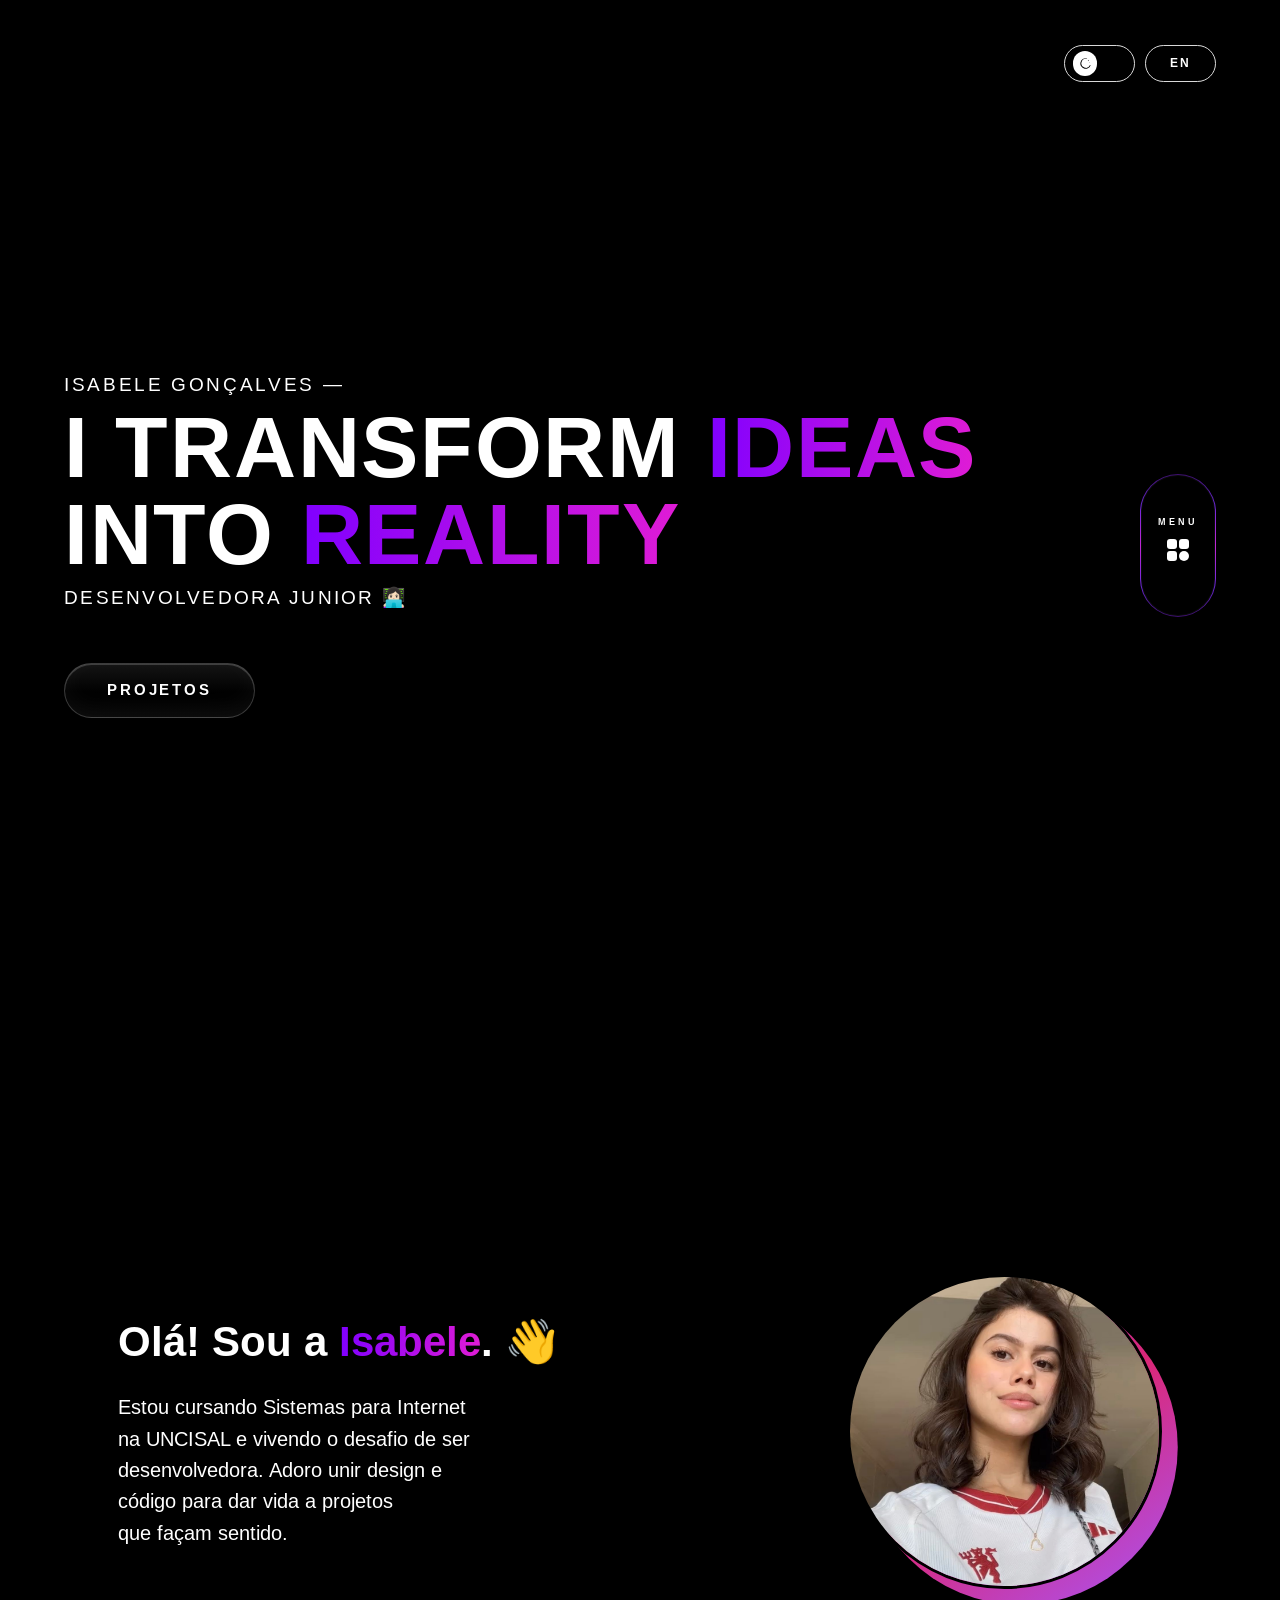
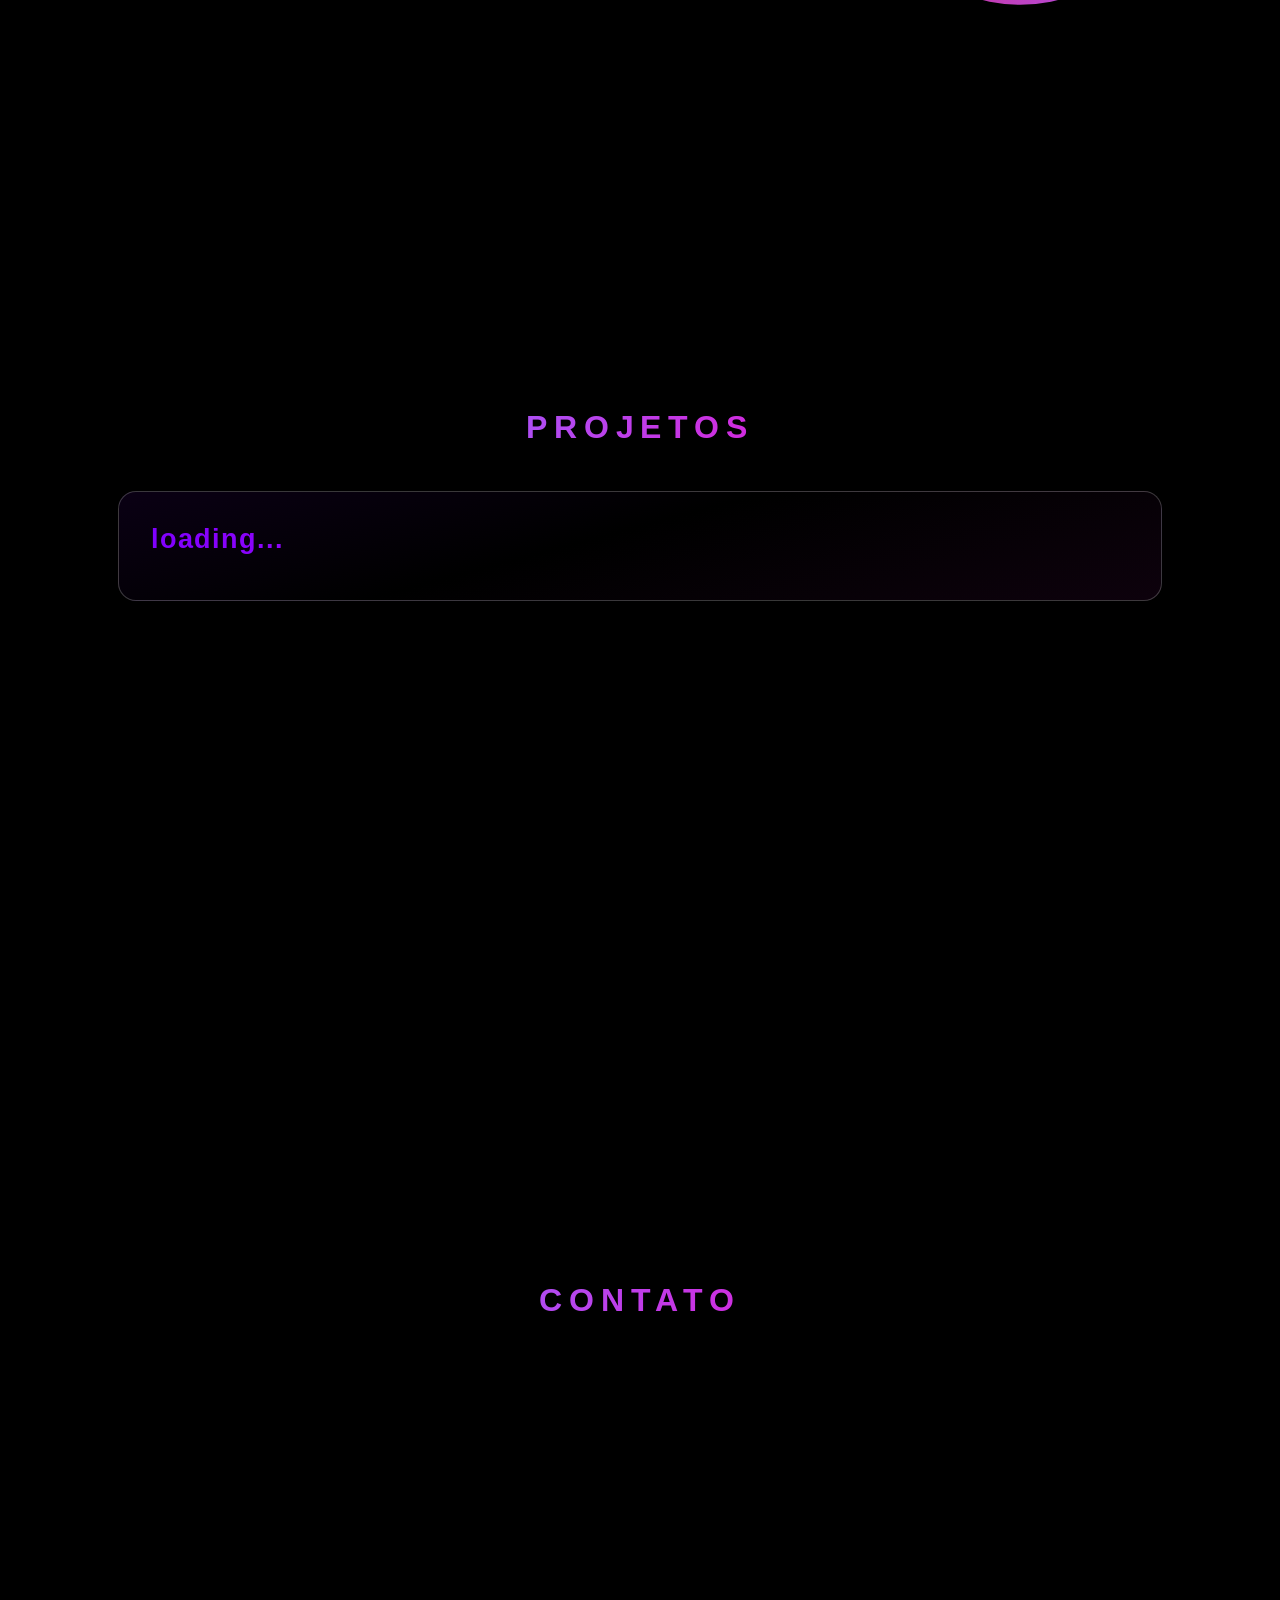
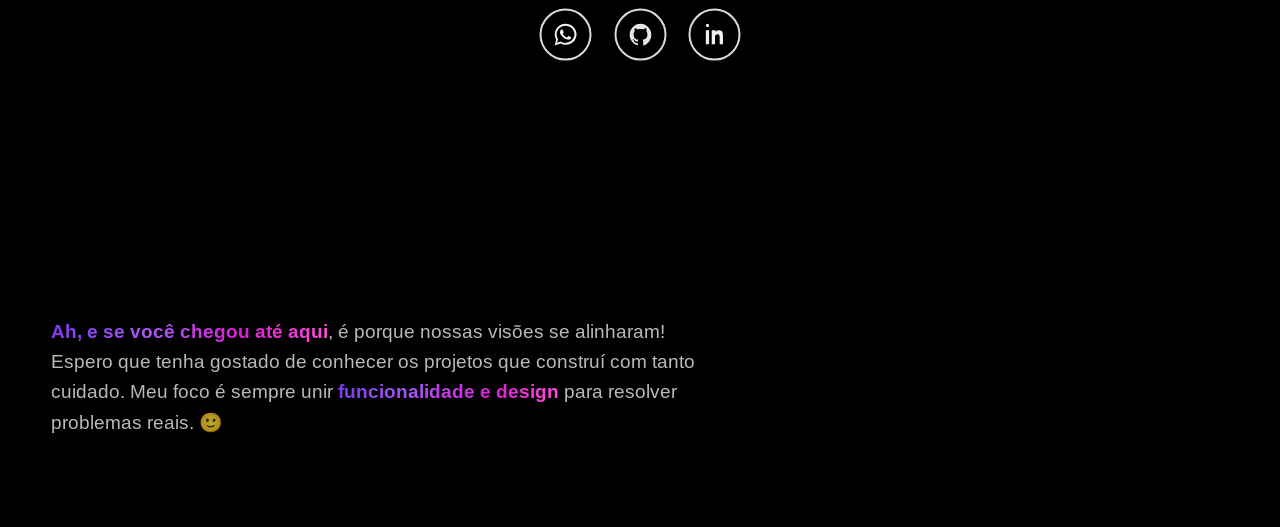
<file: index.html>
<!DOCTYPE html>
<html lang="pt-BR">
  <head>
    <meta charset="UTF-8" />
    <meta name="viewport" content="width=device-width,initial-scale=1" />
    <title>Isabele Gonçalves — Portfólio</title>
    <link rel="icon" type="image/svg+xml" href="favicon.svg" />
    <link rel="stylesheet" href="styles.css" />
  </head>
  <body>
    <!-- portfolio isabele -->
    <div class="page page--landing">
      <header class="top-bar">
        <div
          class="top-bar__actions"
          data-i18n-aria="top_bar_aria"
          aria-label="Preferências da página"
        >
          <!-- tema -->
          <button
            type="button"
            class="theme-toggle"
            id="theme-toggle"
            data-i18n-aria="theme_aria"
            aria-label="Alternar entre tema claro e escuro"
          >
            <span class="theme-toggle__track">
              <span class="theme-toggle__thumb" aria-hidden="true">
                <svg class="icon-moon" viewBox="0 0 24 24" aria-hidden="true">
                  <path
                    d="M14.2 2.65a.7.7 0 0 1 .72.93A8.35 8.35 0 1 0 20.4 15a.7.7 0 0 1 .94.73A9.75 9.75 0 1 1 14.2 2.65Z"
                  />
                  <path
                    d="M17.45 5.1l.38.96.96.38-.96.38-.38.96-.38-.96-.96-.38.96-.38.38-.96ZM19.55 9.05l.23.58.58.23-.58.23-.23.58-.23-.58-.58-.23.58-.23.23-.58Z"
                  />
                </svg>
                <svg class="icon-sun" viewBox="0 0 24 24" aria-hidden="true">
                  <circle cx="12" cy="12" r="4" />
                  <path
                    d="M12 2v2M12 20v2M4.93 4.93l1.41 1.41M17.66 17.66l1.41 1.41M2 12h2M20 12h2M4.93 19.07l1.41-1.41M17.66 6.34l1.41-1.41"
                  />
                </svg>
              </span>
            </span>
          </button>
          <button
            type="button"
            class="lang-toggle"
            id="lang-toggle"
            aria-label="Switch language to English"
          >
            <span class="lang-toggle__label" aria-hidden="true">EN</span>
          </button>
        </div>
      </header>
      <main class="landing">
        <!-- inicio -->
        <div class="main landing__intro">
          <section id="inicio" class="hero" aria-labelledby="headline">
            <p class="hero__name">ISABELE GONÇALVES —</p>
            <h1 class="hero__title" id="headline">
              <span class="line">
                <span class="hero__title-cluster">I TRANSFORM <span class="gradient">IDEAS</span></span>
              </span>
              <span class="line">
                INTO <span class="gradient">REALITY</span>
              </span>
            </h1>
            <p class="hero__role" data-i18n="hero_role">
              DESENVOLVEDORA JUNIOR 👩🏻‍💻
            </p>
            <a class="btn-projetos" href="#projetos" data-i18n="btn_projects">PROJETOS</a>
          </section>
          <aside
            class="side-dock"
            data-i18n-aria="dock_aria"
            aria-label="Atalhos do site (menu)"
          >
            <p class="side-dock__label" data-i18n="menu_label">MENU</p>
            <button
              type="button"
              class="menu-trigger"
              id="menu-open"
              aria-controls="nav-drawer"
              aria-expanded="false"
              data-i18n-aria="menu_open_aria"
              aria-label="Abrir atalhos para seções da página"
            >
              <span></span><span></span><span></span><span></span>
            </button>
          </aside>
        </div>

        <!-- sobre -->
        <section
          id="sobre"
          class="landing__section about"
          aria-labelledby="about-heading"
        >
          <div class="about__grid">
            <div class="about__text">
              <h2 class="about__heading" id="about-heading" data-i18n-html="about_heading">
                Olá! Sou a <span class="about__name">Isabele</span>. 👋
              </h2>
              <p class="about__body" data-i18n-html="about_body">
                Estou cursando Sistemas para Internet<br />na UNCISAL e vivendo
                o desafio de ser<br />desenvolvedora. Adoro unir design e<br />código
                para dar vida a projetos<br />que façam sentido.
              </p>
            </div>
            <figure class="about__figure">
              <div class="about__photo-inner">
                <div class="about__photo-ring" aria-hidden="true"></div>
                <img
                  class="about__photo"
                  src="IMG/EU.jpeg"
                  alt="Retrato de Isabele Gonçalves"
                  data-i18n-alt="photo_alt"
                />
              </div>
            </figure>
          </div>
        </section>

        <!-- projetos -->
        <section
          id="projetos"
          class="landing__section section-projetos"
          aria-labelledby="projetos-heading"
        >
          <div class="section-projetos__inner">
            <h2
              class="section-projetos__title"
              id="projetos-heading"
              data-i18n="projetos_title"
            >
              PROJETOS
            </h2>
            <ul class="projeto-list">
              <li>
                <article class="projeto-card" aria-label="Projetos em breve">
                  <h3 class="projeto-card__name">loading...</h3>
                </article>
              </li>
            </ul>
          </div>
        </section>

        <!-- contato -->
        <section
          id="contato"
          class="landing__section section-contato"
          data-i18n-aria="contato_aria"
          aria-label="Contato"
        >
          <h2 class="section-contato__title" data-i18n="contato_title">
            CONTATO
          </h2>
          <div
            class="contact-icons"
            role="group"
            data-i18n-aria="contact_group_aria"
            aria-label="Ícones de contato"
          >
            <a
              class="contact-icon"
              aria-label="WhatsApp"
              data-i18n-aria="wa_aria"
              href="https://wa.me/5582987012099"
              target="_blank"
              rel="noopener noreferrer"
            >
              <svg
                viewBox="0 0 24 24"
                xmlns="http://www.w3.org/2000/svg"
                aria-hidden="true"
              >
                <path
                  d="M12.04 2C6.54 2 2.1 6.35 2.1 11.72c0 1.72.46 3.4 1.33 4.88L2 22l5.56-1.72c1.43.78 3.05 1.2 4.71 1.2 5.5 0 9.94-4.35 9.94-9.72C22.21 6.35 17.54 2 12.04 2Zm0 17.85c-1.52 0-2.99-.42-4.26-1.22l-.3-.18-3.3 1.02 1.06-3.15-.2-.31a7.84 7.84 0 0 1-1.23-4.29c0-4.35 3.65-7.88 8.23-7.88 4.58 0 8.23 3.53 8.23 7.88 0 4.35-3.65 7.88-8.23 7.88Zm4.78-5.64c-.26-.13-1.54-.75-1.78-.84-.24-.09-.41-.13-.58.13-.17.26-.67.84-.82 1.01-.15.17-.3.2-.56.07-.26-.13-1.09-.4-2.08-1.28-.77-.67-1.3-1.5-1.45-1.76-.15-.26-.02-.4.11-.53.11-.11.26-.29.39-.44.13-.15.17-.26.26-.44.09-.17.04-.33-.02-.46-.06-.13-.58-1.36-.79-1.86-.21-.5-.43-.43-.58-.44h-.5c-.17 0-.43.07-.65.33-.22.26-.86.84-.86 2.05 0 1.21.89 2.38 1.02 2.55.13.17 1.75 2.74 4.3 3.74.61.24 1.08.38 1.45.48.61.19 1.17.16 1.61.1.49-.07 1.54-.62 1.76-1.22.22-.6.22-1.11.15-1.22-.06-.11-.24-.17-.5-.31Z"
                />
              </svg>
            </a>
            <a
              class="contact-icon"
              aria-label="GitHub"
              data-i18n-aria="gh_aria"
              href="https://github.com/isntmemaria"
              target="_blank"
              rel="noopener noreferrer"
            >
              <svg
                class="contact-icon__svg-github"
                viewBox="0 0 24 24"
                xmlns="http://www.w3.org/2000/svg"
                aria-hidden="true"
              >
                <path
                  d="M12 2C6.48 2 2 6.58 2 12.23c0 4.52 2.87 8.35 6.85 9.7.5.1.68-.22.68-.49 0-.24-.01-.87-.01-1.7-2.79.62-3.38-1.38-3.38-1.38-.46-1.18-1.12-1.5-1.12-1.5-.91-.64.07-.63.07-.63 1 .07 1.53 1.06 1.53 1.06.9 1.57 2.35 1.12 2.92.86.09-.66.35-1.12.63-1.38-2.22-.26-4.56-1.14-4.56-5.08 0-1.13.39-2.06 1.03-2.78-.1-.26-.45-1.33.1-2.77 0 0 .84-.28 2.75 1.06.8-.23 1.66-.35 2.52-.35.86 0 1.72.12 2.52.35 1.91-1.34 2.75-1.06 2.75-1.06.55 1.44.2 2.5.1 2.77.64.72 1.03 1.65 1.03 2.78 0 3.95-2.34 4.82-4.57 5.07.36.32.68.95.68 1.92 0 1.38-.01 2.49-.01 2.83 0 .27.18.6.69.49A10.02 10.02 0 0 0 22 12.23C22 6.58 17.52 2 12 2Z"
                />
              </svg>
            </a>
            <a
              class="contact-icon"
              aria-label="LinkedIn"
              data-i18n-aria="li_aria"
              href="https://www.linkedin.com/in/isntmemaria"
              target="_blank"
              rel="noopener noreferrer"
            >
              <svg
                viewBox="0 0 24 24"
                xmlns="http://www.w3.org/2000/svg"
                aria-hidden="true"
              >
                <path
                  d="M4 3.5C4 2.67 4.67 2 5.5 2S7 2.67 7 3.5 6.33 5 5.5 5 4 4.33 4 3.5Z"
                />
                <path d="M4 8h3v13H4V8Z" />
                <path
                  d="M10 8h3v1.6h.04c.42-.8 1.45-1.65 2.98-1.65 3.18 0 3.77 2.08 3.77 4.78V21h-3v-6.1c0-1.45-.03-3.31-2.02-3.31-2.02 0-2.33 1.58-2.33 3.2V21h-3V8Z"
                />
              </svg>
            </a>
          </div>
          <p class="section-contato__note" data-i18n-html="contact_note">
            <span class="contact-emphasis">Ah, e se você chegou até aqui</span>,
            é porque nossas visões se alinharam! Espero que tenha gostado de
            conhecer os projetos que construí com tanto cuidado. Meu foco é
            sempre unir
            <span class="contact-emphasis">funcionalidade e design</span> para
            resolver problemas reais. 🙂
          </p>
        </section>
      </main>
    </div>

    <!-- menu -->
    <div
      class="nav-drawer"
      id="nav-drawer"
      role="dialog"
      aria-modal="true"
      aria-labelledby="drawer-title"
      hidden
    >
      <button
        type="button"
        class="nav-drawer__backdrop"
        id="menu-backdrop"
        data-i18n-aria="backdrop_aria"
        aria-label="Fechar menu"
      ></button>
      <div class="nav-drawer__panel">
        <h2 id="drawer-title" class="visually-hidden" data-i18n="drawer_title">
          Atalhos para seções
        </h2>
        <button
          type="button"
          class="nav-drawer__close"
          id="menu-close"
          data-i18n-aria="close_aria"
          aria-label="Fechar"
        >
          ×
        </button>
        <ul class="nav-drawer__list">
          <li>
            <a href="#inicio" data-i18n="nav_inicio">INICIO</a>
          </li>
          <li>
            <a href="#sobre" data-i18n="nav_sobre">SOBRE</a>
          </li>
          <li>
            <a href="#projetos" data-i18n="nav_projetos">PROJETOS</a>
          </li>
          <li>
            <a href="#contato" data-i18n="nav_contato">CONTATO</a>
          </li>
        </ul>
      </div>
    </div>

    <!-- cursor -->
    <div id="cursor-follow" class="cursor-follow" aria-hidden="true">
      <div class="cursor-follow__orbit">
        <svg
          class="cursor-follow__svg"
          viewBox="0 0 100 100"
          xmlns="http://www.w3.org/2000/svg"
        >
          <defs>
            <linearGradient
              id="cursor-name-gradient"
              x1="0%"
              y1="0%"
              x2="100%"
              y2="0%"
            >
              <stop offset="0%" />
              <stop offset="50%" />
              <stop offset="100%" />
            </linearGradient>
            <path
              id="cursor-orbit-path"
              d="M 50 15 a 35 35 0 1 1 0 70 a 35 35 0 1 1 0 -70"
            />
          </defs>
          <text class="cursor-follow__text">
            <textPath href="#cursor-orbit-path" startOffset="0%">
              ISABELE GONÇALVES • ISABELE GONÇALVES • ISABELE GONÇALVES •
            </textPath>
          </text>
        </svg>
      </div>
      <span class="cursor-follow__core"></span>
    </div>

    <script src="js/script.js" defer></script>
  </body>
</html>
</file>
<file: styles.css>
/* css do portfolio */
@import url("https://fonts.googleapis.com/css2?family=Arimo:wght@400;500;600;700&display=swap");

/* cores e coisas que repito */
:root {
  --bg: #000000;
  --text: #ffffff;
  --text-muted: rgba(255, 255, 255, 0.72);
  --gradient-a: #8000ff;
  --gradient-b: #e01cd5;
  --menu-border: #a020f0;
  --btn-border: rgba(255, 255, 255, 0.22);
  --toggle-border: rgba(255, 255, 255, 0.85);
  --font-sans: "Arimo", system-ui, -apple-system, "Segoe UI", Roboto, Arial, sans-serif;
  --gradient-text-contact: linear-gradient(110deg, #a855f7 0%, #e01cd5 45%, #6d28d9 100%);
  --dock-ring: linear-gradient(180deg, #3d0f6e 0, #6d28d9 22%, #c026d3 50%, #6d28d9 78%, #3d0f6e 100%);
  --nav-link-bg: linear-gradient(90deg, rgba(128, 0, 255, 0.28), rgba(224, 28, 213, 0.22));
}
:root[data-theme="light"] {
  --bg: #f7f7f5;
  --text: #0a0a0a;
  --text-muted: rgba(10, 10, 10, 0.65);
  --btn-border: rgba(10, 10, 10, 0.12);
  --toggle-border: rgba(10, 10, 10, 0.35);
}

/* Reset */
*, *::before, *::after { box-sizing: border-box; }
html {
  font-size: clamp(14px, 2.2vw, 18px);
  overflow-x: hidden;
}
@media (prefers-reduced-motion: no-preference) {
  html { scroll-behavior: smooth; }
}
body {
  margin: 0;
  min-height: 100vh;
  font-family: var(--font-sans);
  background: var(--bg);
  color: var(--text);
  -webkit-font-smoothing: antialiased;
  transition: background 0.35s ease, color 0.35s ease;
}

/* Página + tema */
.page {
  position: relative;
  min-height: 100vh;
  padding: clamp(1.25rem, 4vw, 2.5rem) clamp(1.25rem, 5vw, 4rem);
  display: flex;
  flex-direction: column;
}
.top-bar {
  display: flex;
  justify-content: flex-end;
  align-items: flex-start;
}
.top-bar__actions {
  display: flex;
  flex-direction: row;
  align-items: center;
  gap: 0.55rem;
}
.theme-toggle,
.lang-toggle {
  box-sizing: border-box;
  width: 3.95rem;
  height: 2.05rem;
  padding: 0;
  display: inline-flex;
  align-items: center;
  justify-content: center;
  border-radius: 999px;
  border: 1px solid var(--toggle-border);
  background: transparent;
  cursor: pointer;
  color: var(--text);
}
.theme-toggle {
  gap: 0;
}
.theme-toggle:focus-visible {
  outline: 2px solid var(--gradient-a);
  outline-offset: 3px;
}
.theme-toggle__track {
  display: flex;
  align-items: center;
  width: 3.25rem;
  height: 1.65rem;
  border-radius: 999px;
  padding: 0.15rem;
  position: relative;
}
.theme-toggle__thumb {
  position: relative;
  width: 1.35rem;
  height: 1.35rem;
  border-radius: 50%;
  background: var(--text);
  display: block;
  transition: transform 0.3s cubic-bezier(0.34, 1.2, 0.64, 1);
}
.theme-toggle__thumb svg { position: absolute; inset: 0; margin: auto; }
:root[data-theme="light"] .theme-toggle__thumb { transform: translateX(1.45rem); }
.theme-toggle svg { width: 0.72rem; height: 0.72rem; color: var(--bg); }
.lang-toggle {
  font-family: inherit;
  font-size: 0.68rem;
  font-weight: 700;
  letter-spacing: 0.14em;
  transition: border-color 0.2s ease, background 0.2s ease;
}
.lang-toggle:hover {
  border-color: rgba(168, 85, 247, 0.55);
  background: rgba(128, 0, 255, 0.12);
}
.lang-toggle:focus-visible {
  outline: 2px solid var(--gradient-a);
  outline-offset: 3px;
}
.lang-toggle__label {
  line-height: 1;
}
.icon-moon { filter: drop-shadow(0 0 3px rgba(255, 255, 255, 0.35)) saturate(1.08); }
:root[data-theme="light"] .icon-moon { filter: none; }
.theme-toggle__thumb .icon-moon path { fill: currentColor; }
.theme-toggle__thumb .icon-moon path:nth-child(2) { opacity: 0.9; }
.theme-toggle__thumb .icon-sun circle { fill: currentColor; }
.theme-toggle__thumb .icon-sun path {
  fill: none;
  stroke: currentColor;
  stroke-width: 2;
  stroke-linecap: round;
}

/* Hero */
.main {
  flex: 1;
  display: grid;
  grid-template-columns: 1fr auto;
  align-items: center;
  gap: clamp(1.5rem, 6vw, 4rem);
  padding-top: clamp(0.5rem, 3vh, 2rem);
  padding-bottom: clamp(2rem, 8vh, 4rem);
}
/* Hero intro: afasta nome, título e CTA do topo (header + respiro) */
.main.landing__intro {
  padding-top: clamp(3.25rem, 11vh, 7.5rem);
}
@media (max-width: 768px) {
  /* Flex: dock com position fixed não ocupa linha extra no fluxo */
  .main {
    display: flex;
    flex-direction: column;
    align-items: stretch;
  }
  .main.landing__intro {
    padding-right: 0;
    position: relative;
    padding-top: clamp(4.25rem, 16vh, 10rem);
    min-height: auto;
    padding-bottom: clamp(1.25rem, 4vh, 2.25rem);
  }
  .landing__section.about {
    padding-block: clamp(2.25rem, 7vh, 4.5rem) clamp(3.5rem, 10vh, 6.5rem);
  }
  .landing__section.section-projetos {
    padding-block: clamp(2.5rem, 8vh, 5rem) clamp(3.5rem, 10vh, 6.5rem);
  }
  .main.landing__intro .hero {
    /* Só o necessário após o padding da página: largura do círculo (~3.35rem) + folga mínima */
    padding-inline-start: clamp(2.85rem, 2.45rem + 1.5vw, 3.2rem);
    min-width: 0;
    max-width: 100%;
    overflow-wrap: break-word;
  }
  .nav-drawer__panel {
    right: auto;
    left: 0;
    border-left: none;
    border-right: 1px solid var(--menu-border);
    transform: translateX(-100%);
    box-shadow: 26px 0 90px rgba(0, 0, 0, 0.55);
  }
  .nav-drawer__list a:focus-visible,
  .nav-drawer__list a:hover {
    transform: translateX(4px);
  }
  :root[data-theme="light"] .nav-drawer__panel {
    border-left: none;
    border-right: 1px solid rgba(160, 32, 240, 0.45);
    box-shadow: 26px 0 90px rgba(0, 0, 0, 0.12);
  }
}
.hero {
  max-width: 42rem;
  text-align: start;
  justify-self: start;
}
.hero__name,
.hero__role {
  font-size: clamp(0.95rem, 1.5vw, 1.05rem);
  font-weight: 500;
  color: var(--text);
}
.hero__name {
  margin: 0 0 0.4rem;
  letter-spacing: 0.14em;
}
.hero__title {
  margin: 0 0 0.45rem;
  font-size: clamp(2.35rem, 7.5vw, 4.75rem);
  font-weight: 700;
  line-height: 1.02;
  letter-spacing: 0.02em;
  text-transform: uppercase;
}
.hero__title .line { display: block; white-space: nowrap; }
@media (max-width: 768px) {
  .hero__name {
    letter-spacing: 0.1em;
  }
  .hero__title {
    font-size: clamp(1.5rem, 7.2vw, 2.65rem);
    line-height: 1.12;
    letter-spacing: 0.012em;
    text-wrap: balance;
  }
  .hero__title .line {
    white-space: normal;
  }
  .hero__title-cluster {
    white-space: nowrap;
  }
}
.about__name,
.hero__title .gradient {
  background: linear-gradient(90deg, var(--gradient-a), var(--gradient-b));
  -webkit-background-clip: text;
  background-clip: text;
  color: transparent;
}
.hero__role {
  margin: 0 0 clamp(2rem, 6vh, 3.5rem);
  letter-spacing: 0.12em;
}
.btn-projetos {
  display: inline-flex;
  align-items: center;
  justify-content: center;
  padding: 0.95rem 2.35rem;
  font-family: inherit;
  font-size: 0.85rem;
  font-weight: 700;
  letter-spacing: 0.18em;
  text-transform: uppercase;
  text-decoration: none;
  color: var(--text);
  border-radius: 999px;
  border: 1px solid var(--btn-border);
  background: linear-gradient(180deg, #141414 0, #000 55%, #050505 100%);
  box-shadow: inset 0 1px 0 rgba(255, 255, 255, 0.18), inset 0 -8px 24px rgba(255, 255, 255, 0.04), 0 12px 40px rgba(0, 0, 0, 0.45);
  transition: transform 0.2s ease, box-shadow 0.2s ease, border-color 0.2s ease;
}
:root[data-theme="light"] .btn-projetos {
  background: linear-gradient(180deg, #fff 0, #ececea 55%, #e2e2de 100%);
  box-shadow: inset 0 1px 0 rgba(255, 255, 255, 0.9), inset 0 -6px 20px rgba(0, 0, 0, 0.06), 0 10px 30px rgba(0, 0, 0, 0.08);
}
.btn-projetos:hover {
  transform: translateY(-2px);
  box-shadow: inset 0 1px 0 rgba(255, 255, 255, 0.22), inset 0 -8px 24px rgba(255, 255, 255, 0.06), 0 16px 48px rgba(0, 0, 0, 0.5);
}
.btn-projetos:focus-visible {
  outline: 2px solid var(--gradient-a);
  outline-offset: 4px;
}

/* Side dock */
.side-dock {
  display: flex;
  flex-direction: column;
  align-items: center;
  justify-content: center;
  gap: 0.06rem;
  min-width: 3.1rem;
  padding: 2.35rem 0.72rem;
  border-radius: 999px;
  border: 1px solid transparent;
  background: linear-gradient(#000, #000) padding-box, var(--dock-ring) border-box;
  background-clip: padding-box, border-box;
  -webkit-background-clip: padding-box, border-box;
  box-shadow: 0 0 0 1px rgba(255, 255, 255, 0.04) inset;
}
.side-dock__label {
  font-size: 0.52rem;
  font-weight: 600;
  letter-spacing: 0.32em;
  color: #fff;
  margin: 0 0 -0.06rem;
  line-height: 1;
}
:root[data-theme="light"] .side-dock {
  background: linear-gradient(var(--bg), var(--bg)) padding-box, var(--dock-ring) border-box;
  box-shadow: 0 0 0 1px rgba(0, 0, 0, 0.08) inset;
}
:root[data-theme="light"] .menu-trigger,
:root[data-theme="light"] .side-dock__label {
  color: var(--text);
}
.menu-trigger {
  width: 2.65rem;
  height: 2.65rem;
  padding: 0;
  border: none;
  border-radius: 0.45rem;
  background: transparent;
  cursor: pointer;
  display: grid;
  grid-template-columns: repeat(2, auto);
  grid-template-rows: repeat(2, auto);
  gap: 0.09rem;
  place-content: center;
  place-items: center;
  color: #fff;
}
.menu-trigger:focus-visible {
  outline: 2px solid #c026d3;
  outline-offset: 3px;
  border-radius: 0.55rem;
}
.menu-trigger span {
  width: 0.58rem;
  height: 0.58rem;
  background: currentColor;
  border-radius: 3px;
}
.menu-trigger span:nth-child(4) { border-radius: 50%; }

/* Mobile: círculo no dock (deve vir após o .side-dock base para vencer na cascata) */
@media (max-width: 768px) {
  .side-dock {
    position: fixed;
    top: clamp(1.25rem, 4vw, 2.5rem);
    left: clamp(1.25rem, 5vw, 4rem);
    right: auto;
    transform: none;
    z-index: 30;
    margin: 0;
    width: 3.35rem;
    height: 3.35rem;
    min-width: 0;
    min-height: 0;
    max-width: 3.35rem;
    max-height: 3.35rem;
    padding: 0;
    border-radius: 50%;
    aspect-ratio: 1;
    flex-shrink: 0;
    justify-content: center;
    align-items: center;
    gap: 0;
    box-sizing: border-box;
    overflow: hidden;
  }
  .side-dock__label {
    position: absolute;
    width: 1px;
    height: 1px;
    padding: 0;
    margin: -1px;
    overflow: hidden;
    clip: rect(0, 0, 0, 0);
    clip-path: inset(50%);
    white-space: nowrap;
    border: 0;
  }
  .menu-trigger {
    width: 2.35rem;
    height: 2.35rem;
    border-radius: 50%;
  }
  .menu-trigger:focus-visible {
    border-radius: 50%;
  }
  .menu-trigger span {
    width: 0.5rem;
    height: 0.5rem;
  }
}

/* Nav drawer */
.nav-drawer {
  position: fixed;
  inset: 0;
  z-index: 40;
  pointer-events: none;
  opacity: 0;
  transition: opacity 0.3s ease;
}
.nav-drawer.is-open { pointer-events: auto; opacity: 1; }
.nav-drawer__backdrop {
  position: absolute;
  inset: 0;
  background: rgba(0, 0, 0, 0.55);
  border: none;
  padding: 0;
  cursor: pointer;
}
.nav-drawer__panel {
  position: absolute;
  top: 0;
  right: 0;
  height: 100%;
  width: min(18rem, 86vw);
  background: rgba(10, 10, 10, 0.78);
  border-left: 1px solid var(--menu-border);
  padding: 5rem 1.75rem 2rem;
  transform: translateX(100%);
  transition: transform 0.35s cubic-bezier(0.34, 1.1, 0.64, 1);
  backdrop-filter: blur(12px);
  box-shadow: -26px 0 90px rgba(0, 0, 0, 0.55);
}
.nav-drawer.is-open .nav-drawer__panel { transform: translateX(0); }
.nav-drawer__list {
  list-style: none;
  margin: 0;
  padding: 0;
  display: flex;
  flex-direction: column;
  gap: 1.5rem;
}
.nav-drawer__list a {
  font-size: 1.15rem;
  font-weight: 500;
  letter-spacing: 0.08em;
  text-transform: uppercase;
  color: var(--text);
  text-decoration: none;
  border-bottom: none;
  padding: 0.6rem 0.75rem;
  border-radius: 0.9rem;
  position: relative;
  display: block;
  z-index: 0;
  background: rgba(255, 255, 255, 0.02);
  transition: transform 0.18s ease, color 0.2s ease, background 0.2s ease;
}
.nav-drawer__list a::after {
  content: "";
  position: absolute;
  inset: 0;
  border-radius: inherit;
  background: var(--nav-link-bg);
  opacity: 0;
  transition: opacity 0.2s ease;
  z-index: -1;
}
.nav-drawer__list a:focus-visible::after,
.nav-drawer__list a:hover::after { opacity: 1; }
.nav-drawer__list a:focus-visible,
.nav-drawer__list a:hover {
  transform: translateX(-4px);
  color: var(--text);
  outline: 0;
}
.nav-drawer__list a:focus-visible { box-shadow: 0 0 0 2px rgba(160, 32, 240, 0.35); }
.nav-drawer__close {
  position: absolute;
  top: 1.25rem;
  right: 1.25rem;
  width: 2.5rem;
  height: 2.5rem;
  border: 1px solid var(--btn-border);
  border-radius: 50%;
  background: rgba(255, 255, 255, 0.04);
  color: var(--text);
  cursor: pointer;
  font-size: 1.25rem;
  line-height: 1;
  display: grid;
  place-items: center;
}
.nav-drawer__close:focus-visible {
  outline: 2px solid var(--gradient-a);
  outline-offset: 2px;
}
:root[data-theme="light"] .nav-drawer__backdrop { background: rgba(0, 0, 0, 0.25); }
:root[data-theme="light"] .nav-drawer__close,
:root[data-theme="light"] .nav-drawer__list a { background: rgba(0, 0, 0, 0.03); }
:root[data-theme="light"] .nav-drawer__panel {
  background: rgba(247, 247, 245, 0.82);
  border-left-color: rgba(160, 32, 240, 0.45);
  box-shadow: -26px 0 90px rgba(0, 0, 0, 0.12);
}

#contato, #inicio, #projetos, #sobre { scroll-margin-top: 1.25rem; }

/* Landing */
.landing {
  flex: 1;
  display: flex;
  flex-direction: column;
  width: 100%;
}
.landing__intro { flex: 0 0 auto; min-height: min(100vh, 52rem); }
.landing__section {
  width: 100%;
  max-width: 58rem;
  margin-inline: auto;
  padding-block: clamp(3rem, 9vh, 5.75rem);
  border-top: 1px solid rgba(255, 255, 255, 0.06);
}
.landing > .landing__section:last-child { padding-bottom: clamp(4rem, 14vh, 7rem); }
:root[data-theme="light"] .landing__section { border-top-color: rgba(10, 10, 10, 0.07); }
.landing__section.about,
.landing__section.section-projetos,
.section-contato {
  width: 100vw;
  margin-inline: calc(50% - 50vw);
  padding-inline: clamp(1.25rem, 5vw, 4rem);
  box-sizing: border-box;
}
.landing__section.about,
.landing__section.section-projetos {
  max-width: none;
  border-top: none;
  min-height: 100vh;
  min-height: 100dvh;
  display: flex;
  flex-direction: column;
}
.landing__section.about {
  padding-block: clamp(5.5rem, 16vh, 10rem);
  justify-content: center;
  align-items: stretch;
  background-color: #000;
}
:root[data-theme="light"] .landing__section.about { background-color: var(--bg); }
.landing__section.about .about__grid {
  width: 100%;
  max-width: 58rem;
  margin-inline: auto;
}
.landing__section.section-projetos {
  background-color: var(--bg);
  margin-top: 0;
  padding-block: clamp(5.5rem, 14vh, 8rem) clamp(4rem, 14vh, 7rem);
  align-items: stretch;
  justify-content: flex-start;
}
.section-projetos__inner {
  width: 100%;
  max-width: 58rem;
  margin-inline: auto;
  text-align: left;
}
.projeto-list {
  list-style: none;
  margin: 0;
  padding: 0;
  display: grid;
  gap: 1.25rem;
}
.projeto-card {
  display: block;
  padding: clamp(1.35rem, 3vw, 1.75rem);
  border-radius: 1rem;
  border: 1px solid var(--btn-border);
  background: linear-gradient(165deg, rgba(128, 0, 255, 0.08) 0%, rgba(0, 0, 0, 0.35) 45%, rgba(224, 28, 213, 0.06) 100%);
  text-decoration: none;
  color: inherit;
  transition: transform 0.2s ease, box-shadow 0.2s ease, border-color 0.2s ease;
}
:root[data-theme="light"] .projeto-card {
  background: linear-gradient(165deg, rgba(128, 0, 255, 0.06) 0%, #fff 40%, rgba(224, 28, 213, 0.05) 100%);
}
.projeto-card:hover {
  transform: translateY(-3px);
  border-color: rgba(168, 85, 247, 0.45);
  box-shadow: 0 18px 48px rgba(0, 0, 0, 0.35);
}
:root[data-theme="light"] .projeto-card:hover {
  box-shadow: 0 14px 40px rgba(0, 0, 0, 0.1);
}
.projeto-card:focus-visible {
  outline: 2px solid var(--gradient-a);
  outline-offset: 4px;
}
.projeto-card__badge {
  display: inline-block;
  margin-bottom: 0.85rem;
  padding: 0.35rem 0.65rem;
  font-size: 0.68rem;
  font-weight: 700;
  letter-spacing: 0.12em;
  text-transform: uppercase;
  color: var(--text-muted);
  border-radius: 999px;
  border: 1px solid var(--btn-border);
  background: rgba(255, 255, 255, 0.04);
}
:root[data-theme="light"] .projeto-card__badge {
  background: rgba(10, 10, 10, 0.04);
}
.projeto-card__name {
  margin: 0 0 0.65rem;
  font-size: clamp(1.25rem, 2.5vw, 1.5rem);
  font-weight: 700;
  letter-spacing: 0.04em;
  background: linear-gradient(90deg, var(--gradient-a), var(--gradient-b));
  -webkit-background-clip: text;
  background-clip: text;
  color: transparent;
}
.projeto-card__desc {
  margin: 0 0 1rem;
  font-size: clamp(0.95rem, 1.6vw, 1.05rem);
  line-height: 1.55;
  font-weight: 400;
  color: var(--text-muted);
  max-width: 40rem;
}
.projeto-card__url {
  font-size: 0.82rem;
  font-weight: 600;
  letter-spacing: 0.08em;
  color: #c084fc;
}
:root[data-theme="light"] .projeto-card__url {
  color: #7c3aed;
}
.section-contato h2:not(.section-contato__title) {
  font-size: 1rem;
  font-weight: 600;
  letter-spacing: 0.2em;
  text-transform: uppercase;
  margin: 0 0 0.75rem;
  color: var(--text-muted);
}
.contact-emphasis,
.section-contato__title,
.section-projetos__title {
  color: transparent;
  background: linear-gradient(110deg, #7c3aed 0%, #a855f7 35%, #e01cd5 70%, #ff4fd8 100%);
  -webkit-background-clip: text;
  background-clip: text;
  -webkit-text-fill-color: transparent;
}
.section-contato__title,
.section-projetos__title {
  font-size: clamp(1.15rem, 2.6vw, 1.75rem);
  font-weight: 900;
  letter-spacing: 0.22em;
  text-transform: uppercase;
  text-align: center;
}
.section-contato__title {
  margin: 0;
}
.section-projetos__title {
  margin: 0 0 clamp(2rem, 5vh, 3rem);
}
.contact-icons {
  position: absolute;
  left: 50%;
  top: 50%;
  transform: translate(-50%, -45%);
  display: flex;
  gap: 1.25rem;
  justify-content: center;
  align-items: center;
}
.contact-icon {
  width: 52px;
  height: 52px;
  border-radius: 999px;
  border: 2px solid rgba(255, 255, 255, 0.85);
  display: grid;
  place-items: center;
  color: rgba(255, 255, 255, 0.95);
  background: transparent;
  text-decoration: none;
}
:root[data-theme="light"] .contact-icon {
  border-color: rgba(0, 0, 0, 0.28);
  color: rgba(10, 10, 10, 0.85);
}
.contact-icon svg { display: block; width: 26px; height: 26px; }
.contact-icon svg path { fill: currentColor; }
.contact-icon__svg-github path { opacity: 0.95; }
.section-contato__note {
  position: absolute;
  left: clamp(1.2rem, 4vw, 4rem);
  bottom: clamp(1.6rem, 5vh, 4rem);
  margin: 0;
  max-width: 34rem;
  font-size: clamp(0.95rem, 1.6vw, 1.05rem);
  line-height: 1.55;
  font-weight: 400;
  color: rgba(255, 255, 255, 0.86);
}
:root[data-theme="light"] .section-contato__note { color: var(--text-muted); }
.contact-emphasis { font-weight: 800; }
.section-contato {
  position: relative;
  background-color: var(--bg);
  max-width: none;
  border-top: none;
  min-height: 100vh;
  padding-block: 5.5rem 8rem;
}
.section-contato p {
  margin: 0;
  line-height: 1.6;
  color: var(--text-muted);
  font-weight: 400;
  max-width: 36rem;
}
.visually-hidden {
  position: absolute;
  width: 1px;
  height: 1px;
  padding: 0;
  margin: -1px;
  overflow: hidden;
  clip: rect(0, 0, 0, 0);
  white-space: nowrap;
  border: 0;
}
.icon-sun { display: none; }

/* Sobre */
.about__grid {
  display: grid;
  grid-template-columns: minmax(0, 1.1fr) minmax(0, 0.9fr);
  gap: clamp(2rem, 5vw, 3.75rem);
  align-items: center;
}
.about__heading {
  margin: 0 0 1.25rem;
  font-size: clamp(1.65rem, 4.2vw, 2.35rem);
  font-weight: 600;
  line-height: 1.25;
  color: var(--text);
}
.about__body {
  margin: 0;
  max-width: 36rem;
  font-size: clamp(1rem, 2vw, 1.125rem);
  font-weight: 500;
  line-height: 1.55;
  color: var(--text);
}
.about__figure { margin: 0; justify-self: end; }
.about__photo-inner {
  position: relative;
  width: min(17.5rem, 72vw);
  aspect-ratio: 1;
}
.about__photo-ring {
  position: absolute;
  inset: 0;
  border-radius: 50%;
  background: linear-gradient(145deg, #7c3aed, #db2777, #a855f7);
  transform: translate(5%, 5%);
  z-index: 0;
}
.about__photo {
  position: absolute;
  inset: 0;
  width: 100%;
  height: 100%;
  border-radius: 50%;
  object-fit: cover;
  z-index: 1;
  border: 3px solid var(--bg);
  box-sizing: border-box;
}
@media (max-width: 900px) {
  .about__grid { grid-template-columns: 1fr; justify-items: center; text-align: center; }
  .about__body { margin-inline: auto; }
  .about__figure { justify-self: center; }
}

/* Cursor */
html.has-custom-cursor,
html.has-custom-cursor * { cursor: none !important; }
.cursor-follow {
  position: fixed;
  left: 0;
  top: 0;
  width: 6.75rem;
  height: 6.75rem;
  margin: -3.375rem 0 0 -3.375rem;
  pointer-events: none;
  z-index: 99999;
  opacity: 1;
  transition: opacity 0.2s ease;
}
.cursor-follow--hidden { opacity: 0; }
.cursor-follow__orbit {
  position: absolute;
  inset: 0;
  animation: spin 18s linear infinite;
}
.cursor-follow__svg {
  display: block;
  width: 100%;
  height: 100%;
  overflow: visible;
  filter: drop-shadow(0 0 6px rgba(128, 0, 255, 0.35));
}
#cursor-name-gradient stop:nth-of-type(1) { stop-color: #8000ff; }
#cursor-name-gradient stop:nth-of-type(2) { stop-color: #e01cd5; }
#cursor-name-gradient stop:nth-of-type(3) { stop-color: #a855f7; }
#cursor-orbit-path { fill: none; }
.cursor-follow__text {
  text-transform: uppercase;
  fill: url(#cursor-name-gradient);
  font-family: var(--font-sans);
  font-size: calc(6.75rem * 5.2 / 100);
  font-weight: 700;
  letter-spacing: 0.12em;
}
.cursor-follow__core {
  position: absolute;
  left: 50%;
  top: 50%;
  width: 0.45rem;
  height: 0.45rem;
  margin: -0.225rem 0 0 -0.225rem;
  border-radius: 50%;
  background: linear-gradient(145deg, #fff, #f0abfc);
  box-shadow: 0 0 0 2px rgba(224, 28, 213, 0.95), 0 0 14px rgba(128, 0, 255, 0.65), 0 0 22px rgba(224, 28, 213, 0.45);
}
@keyframes spin { to { transform: rotate(360deg); } }

@media (prefers-reduced-motion: reduce) {
  html.has-custom-cursor,
  html.has-custom-cursor * { cursor: auto !important; }
  .cursor-follow { display: none !important; }
  .cursor-follow__orbit { animation: none; }
}
</file>
